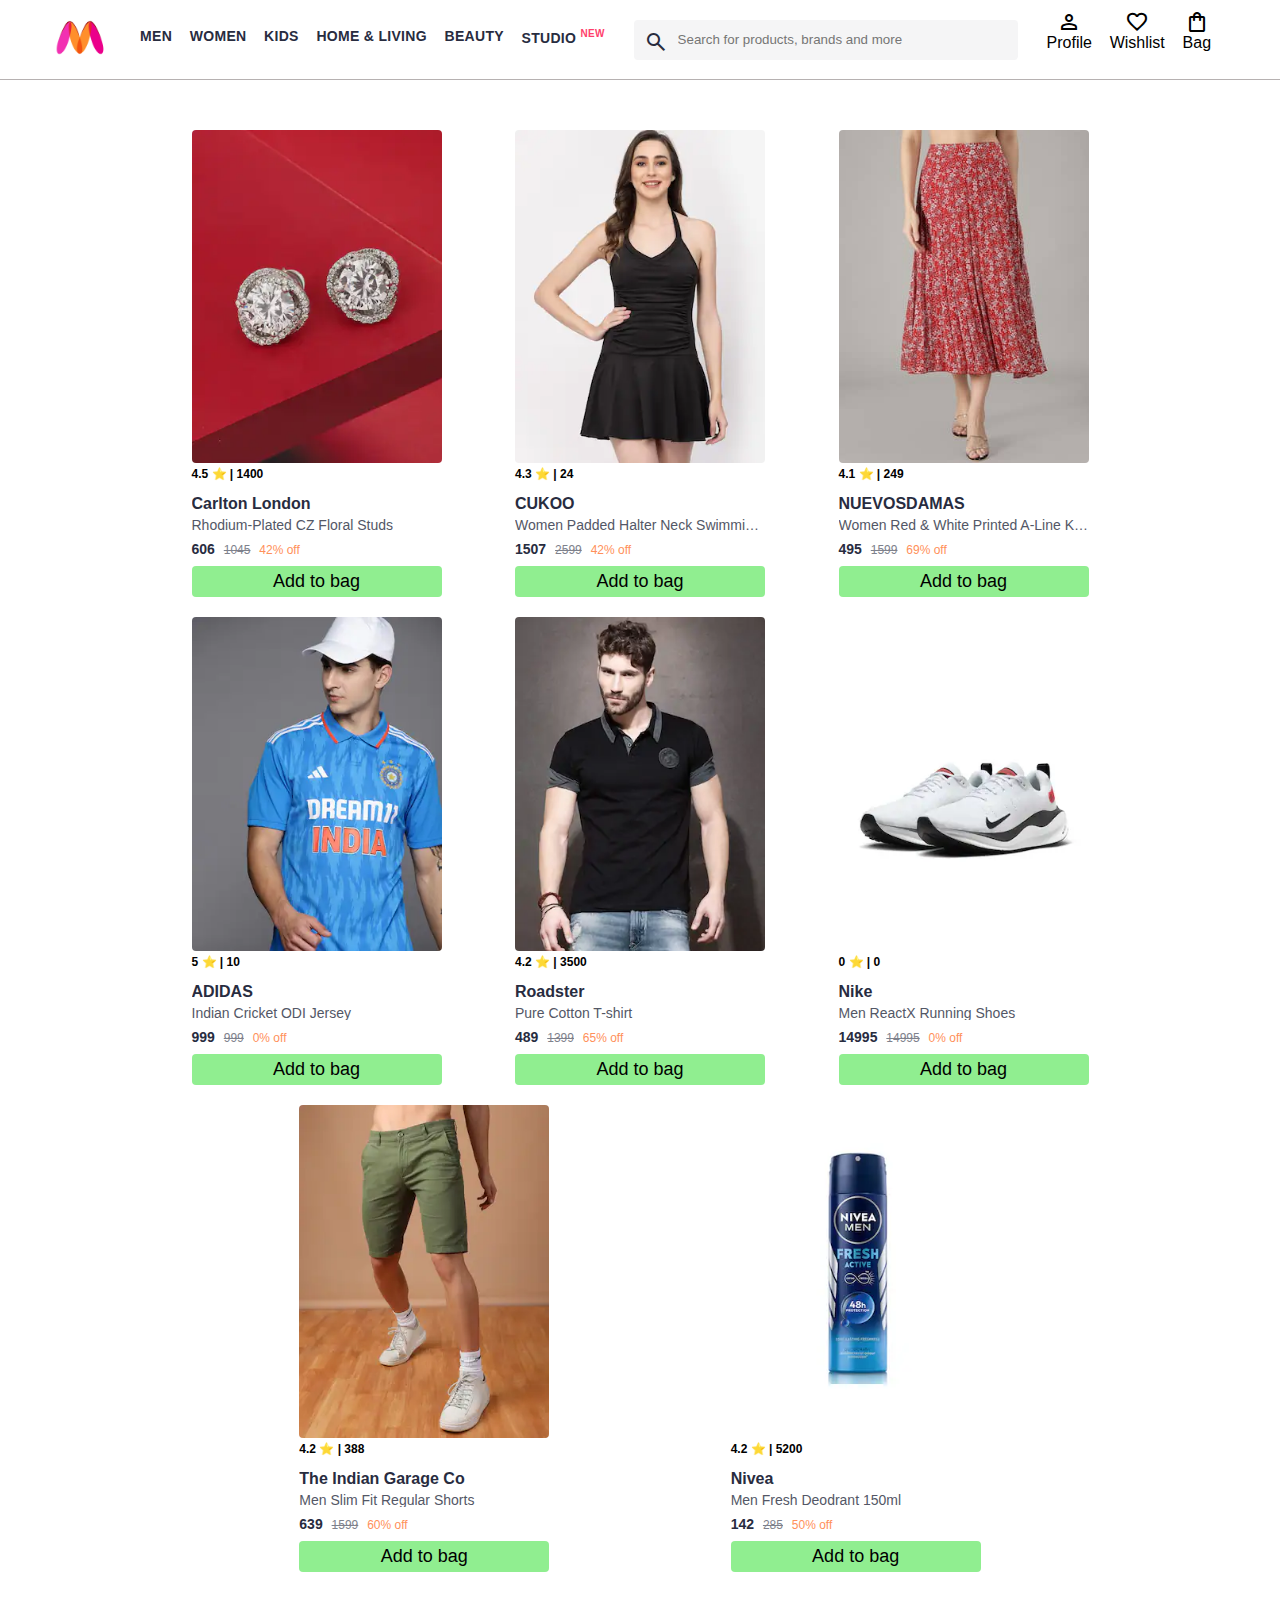
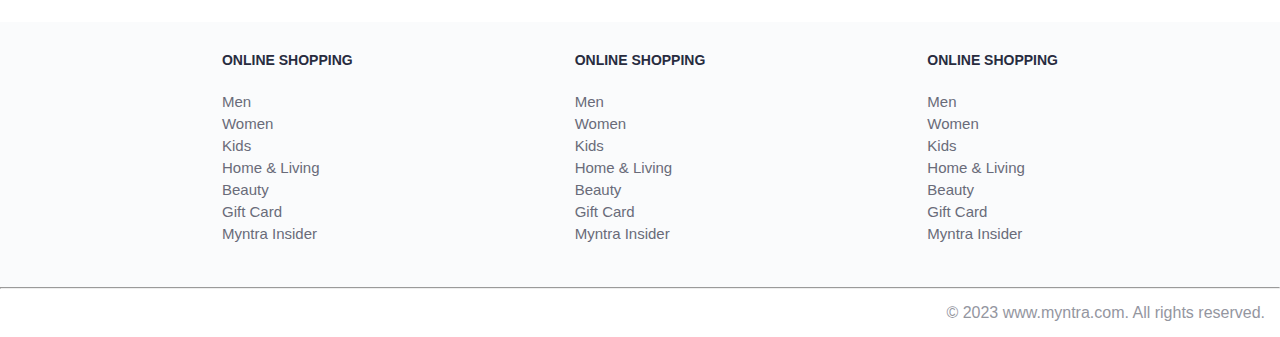
<file: index.html>
<!DOCTYPE html>
<html lang="en">
<head>
    <title>Myntra Functional Clone</title>
    <link rel="stylesheet" href="css/index.css">
    <link rel="stylesheet" href="https://fonts.googleapis.com/css2?family=Material+Symbols+Outlined:opsz,wght,FILL,GRAD@20..48,100..700,0..1,-50..200" />
</head>
<body>
    <header>
        <div class="logo_container">
            <a href="#"><img class="myntra_home" src="images/myntra_logo.webp" alt="Myntra Home"></a>
        </div>
        <nav class="nav_bar">
            <a href="#">Men</a>
            <a href="#">Women</a>
            <a href="#">Kids</a>
            <a href="#">Home & Living</a>
            <a href="#">Beauty</a>
            <a href="#">Studio <sup>New</sup></a>
        </nav>
        <div class="search_bar">
            <span class="material-symbols-outlined search_icon">search</span>
            <input class="search_input" placeholder="Search for products, brands and more">
        </div>
        <div class="action_bar">
            <div class="action_container">
                <span class="material-symbols-outlined action_icon">person</span>
                <span class="action_name">Profile</span>
            </div>

            <div class="action_container">
                <span class="material-symbols-outlined action_icon">favorite</span>
                <span class="action_name">Wishlist</span>
            </div>

            <a class="action_container" href="pages/bag.html">
                <span class="material-symbols-outlined action_icon">shopping_bag</span>
                <span class="action_name">Bag</span>
                <span class="bag-item-count">0</span>
            </a>
        </div>
    </header>
    <main>
        <div class="items-container">
        </div>
    </main>
    <footer>
        <div class="footer_container">
            <div class="footer_column">
                <h3>ONLINE SHOPPING</h3>

                <a href="#">Men</a>
                <a href="#">Women</a>
                <a href="#">Kids</a>
                <a href="#">Home & Living</a>
                <a href="#">Beauty</a>
                <a href="#">Gift Card</a>
                <a href="#">Myntra Insider</a>
            </div>

            <div class="footer_column">
                <h3>ONLINE SHOPPING</h3>

                <a href="#">Men</a>
                <a href="#">Women</a>
                <a href="#">Kids</a>
                <a href="#">Home & Living</a>
                <a href="#">Beauty</a>
                <a href="#">Gift Card</a>
                <a href="#">Myntra Insider</a>
            </div>

            <div class="footer_column">
                <h3>ONLINE SHOPPING</h3>

                <a href="#">Men</a>
                <a href="#">Women</a>
                <a href="#">Kids</a>
                <a href="#">Home & Living</a>
                <a href="#">Beauty</a>
                <a href="#">Gift Card</a>
                <a href="#">Myntra Insider</a>
            </div>
        </div>
        <hr>

        <div class="copyright">
            © 2023 www.myntra.com. All rights reserved.
        </div>
    </footer>
    <script src="/data/items.js"></script>
    <script src="/scripts/index.js"></script>
</body>
</html>
</file>
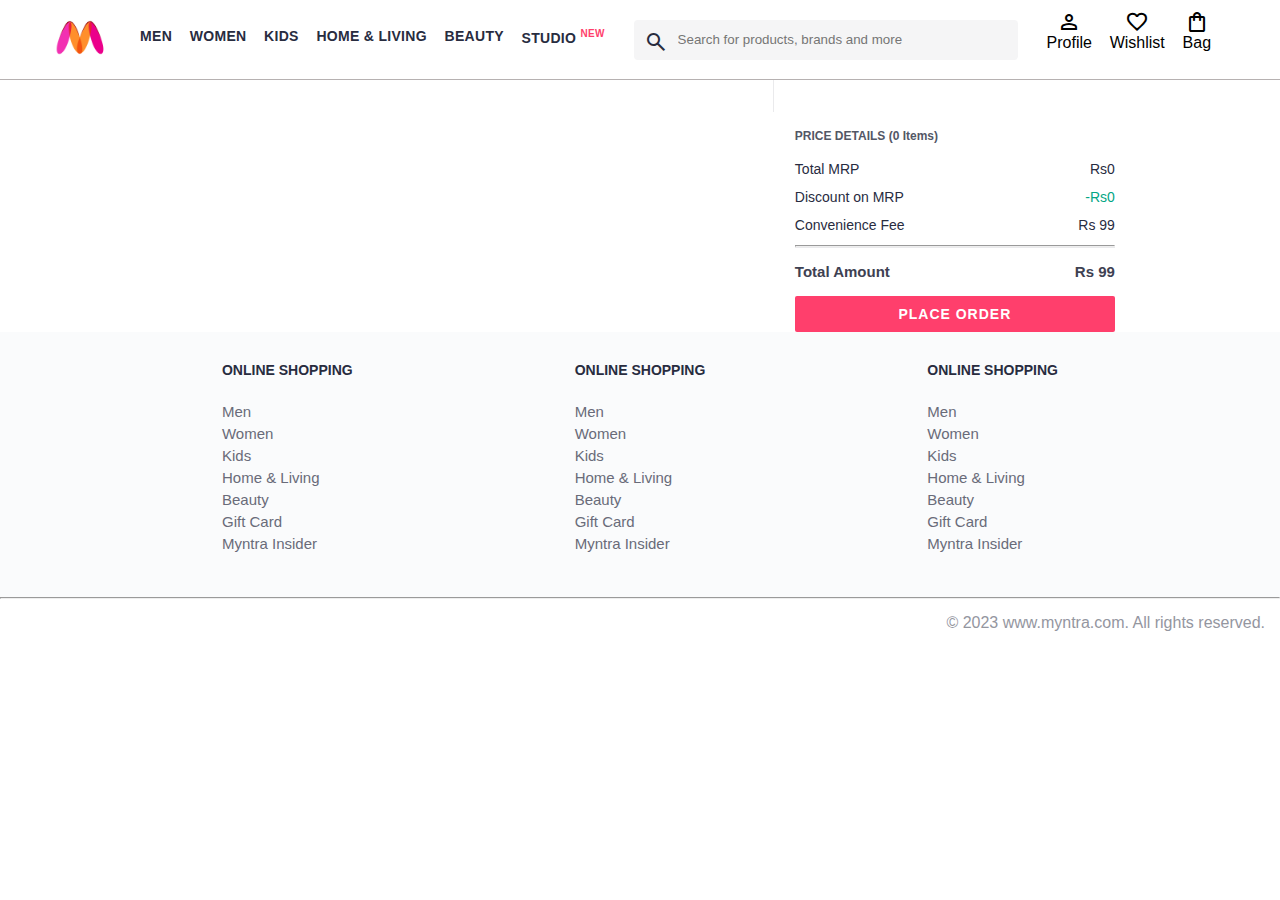
<file: pages/bag.html>
<!DOCTYPE html>
<html lang="en">

<head>
  <title>Myntra Clone</title>
  <link rel="stylesheet" href="../css/index.css">
  <link rel="stylesheet" href="../css/bag.css">
  <link rel="stylesheet"
    href="https://fonts.googleapis.com/css2?family=Material+Symbols+Outlined:opsz,wght,FILL,GRAD@20..48,100..700,0..1,-50..200" />
</head>

<body>
  <header>
    <div class="logo_container">
      <a href="#"><img class="myntra_home" src="../images/myntra_logo.webp" alt="Myntra Home"></a>
    </div>
    <nav class="nav_bar">
      <a href="#">Men</a>
      <a href="#">Women</a>
      <a href="#">Kids</a>
      <a href="#">Home & Living</a>
      <a href="#">Beauty</a>
      <a href="#">Studio <sup>New</sup></a>
    </nav>
    <div class="search_bar">
      <span class="material-symbols-outlined search_icon">search</span>
      <input class="search_input" placeholder="Search for products, brands and more">
    </div>
    <div class="action_bar">
      <div class="action_container">
        <span class="material-symbols-outlined action_icon">person</span>
        <span class="action_name">Profile</span>
      </div>

      <div class="action_container">
        <span class="material-symbols-outlined action_icon">favorite</span>
        <span class="action_name">Wishlist</span>
      </div>

      <div class="action_container">
        <span class="material-symbols-outlined action_icon">shopping_bag</span>
        <span class="action_name">Bag</span>
        <span class="bag-item-count">0</span>
      </div>
    </div>
  </header>
  <main>
    <div class="bag-page">
      <div class="bag-items-container">
      </div>
      <div class="bag-summary">

      </div>

    </div>
  </main>
  <footer>
    <div class="footer_container">
      <div class="footer_column">
        <h3>ONLINE SHOPPING</h3>

        <a href="#">Men</a>
        <a href="#">Women</a>
        <a href="#">Kids</a>
        <a href="#">Home & Living</a>
        <a href="#">Beauty</a>
        <a href="#">Gift Card</a>
        <a href="#">Myntra Insider</a>
      </div>

      <div class="footer_column">
        <h3>ONLINE SHOPPING</h3>

        <a href="#">Men</a>
        <a href="#">Women</a>
        <a href="#">Kids</a>
        <a href="#">Home & Living</a>
        <a href="#">Beauty</a>
        <a href="#">Gift Card</a>
        <a href="#">Myntra Insider</a>
      </div>

      <div class="footer_column">
        <h3>ONLINE SHOPPING</h3>

        <a href="#">Men</a>
        <a href="#">Women</a>
        <a href="#">Kids</a>
        <a href="#">Home & Living</a>
        <a href="#">Beauty</a>
        <a href="#">Gift Card</a>
        <a href="#">Myntra Insider</a>
      </div>
    </div>
    <hr>

    <div class="copyright">
      © 2023 www.myntra.com. All rights reserved.
    </div>
  </footer>
  <script src="../data/items.js"></script>
  <script src="../scripts/index.js"></script>
  <script src="../scripts/bag.js"></script>
</body>

</html>
</file>
<file: css/index.css>
/***************** Item Page CSS **************************/
/*.action_container {
    text-decoration: none;
}
a.action_container:link {
    color:black;
}
.item-details {
    cursor: pointer;
    width: 250px;
    margin: 10px;
}
.stars {
    font-size: 12px;
    font-weight: 700;
    text-align: left;
}
.company {
    font-size: 18px;
    font-weight: 700;
    line-height: 1;
    color: #282c3f;
    margin-bottom: 6px;
    overflow: hidden;
    text-overflow: ellipsis;
    white-space: nowrap;
    margin-top: 20px;
}
.item-name {
    color: #535766;
    font-size: 16px;
    line-height: 1;
    margin-bottom: 0;
    margin-top: 0;
    overflow: hidden;
    text-overflow: ellipsis;
    white-space: nowrap;
    font-weight: 400;
    display: block;
}
.price-container {
    margin-top: 10px;
}
.current-price {
    font-size: 14px;
    font-weight: 700;
    color: #282c3f;
}
.original-price {
    text-decoration: line-through;
    color: #7e818c;
    font-weight: 400;
    margin-left: 5px;
    font-size: 12px;
}
.discount-percentage {
    color: #ff905a;
    font-weight: 400;
    font-size: 12px;
    margin-left: 5px;
}
.btn-bag {
    background-color: lightgreen;
    border: none;
    padding: 5px 15px;
    border-radius: 10px;
    width: 100%;
    margin-top: 7px;
    font-size: 20px;
    cursor: pointer;
}
.bag-items {
    background-color: #f16565;
    white-space: nowrap;
    text-align: center;
    line-height: 18px;
    padding: 0 6px;
    height: 18px;
    position: relative;
    border-radius: 50%;
    font-size: 12px;
    color: #fff;
    left: 13px;
    top: -44px;
    font-weight: 700;
    cursor: pointer;
}*/

* {
    margin: 0;
    padding: 0;
    font-family: Assistant,-apple-system,BlinkMacSystemFont,Segoe UI,Roboto,Helvetica,Arial,sans-serif;
    box-sizing: border-box;
}
header {
    display: flex;
    background-color: #ffffff;
    height: 80px;
    justify-content: space-between;
    align-items: center;
    border-bottom: 1px solid #b6b1b1;
}
.myntra_home {
    height: 45px;
}
.logo_container {
    margin-left: 4%;
}
.action_bar {
    margin-right: 4%;
}
.nav_bar {
    display: flex;
    min-width: 500px;
    justify-content: space-evenly;
}
.nav_bar a {
    font-size: 14px;
    letter-spacing: .3px;
    color: #282c3f;
    font-weight: 700;
    text-transform: uppercase;
    text-decoration: none;
    padding: 28px 0;
    border-bottom: 5px solid #ffffff;
}
.nav_bar a:hover {
    border-bottom: 4px solid #f54e77;
}

.nav_bar a sup {
    color: #ff3f6c;
    font-size: 10px;
}

.search_bar {
    height: 40px;
    min-width: 200px;
    width: 30%;
    display: flex;
    align-items: center;
}
.search_icon {
    box-sizing: content-box;
    height: 20px;
    padding: 10px;

    background-color: #f5f5f6;
    color: #282c3f;
    font-weight: 300;
    border-radius: 4px 0 0 4px;
}
.search_input {
    color: #696e79;
    background-color: #f5f5f6;
    flex-grow: 1;
    height: 40px;
    border: 0;
    border-radius: 0 4px 4px 0;
}

.action_bar {
    display: flex;
    min-width: 200px;
    justify-content: space-evenly;
}

.action_container {
    display: flex;
    flex-direction: column;
    align-items: center;
}

/* Main section */
.banner_container {
    margin: 40px 0;
}
.banner_image {
    width: 100%;
}

.category_heading {
    text-transform: uppercase;
    color: #3e4152;
    letter-spacing: .15em;
    font-size: 1.8em;
    margin: 50px 0 10px 30px;
    max-height: 5em;
    font-weight: 700;
}

.category-items ,.items-container{
    width: 80%;
    margin: 50px 10%;
    display: flex;
    flex-wrap: wrap;
    justify-content: space-evenly;
}

.sale_item {
    width: 250px;
}

.footer_container {
    padding: 30px 0px 40px 0px;
    background: #FAFBFC;
    display: flex;
    justify-content: space-evenly;
}

.footer_column {
    display: flex;
    flex-direction: column;
}

.footer_column h3 {
    color: #282c3f;
    font-size: 14px;
    margin-bottom: 25px;
}

.footer_column a {
    color: #696b79;
    font-size: 15px;
    text-decoration: none;
    padding-bottom: 5px;
}

.copyright {
    color: #94969f;
    text-align: end;
    padding: 15px;
}

.items-container{
    width:80%;
    margin: 40px 10%;
}

.item-container{
    width: 250px;
    margin: 10px;
}
.item-image {
    border-radius: 4px;
    width: 100%;
}
.rating {
    font-size: 12px;
    font-weight: 700;
}
.company-name {
    margin-top: 15px;
    font-size: 16px;
    font-weight: 700;
    line-height: 1;
    color: #282c3f;
    margin-bottom: 6px;
    overflow: hidden;
    text-overflow: ellipsis;
    white-space: nowrap;
}
.item-name {
    font-size: 14px;
    display: block;
    font-weight: 400;
    line-height: 1;
    margin-top: 0;
    margin-bottom: 0;
    color: #535766;
    margin-bottom: 6px;
    overflow: hidden;
    text-overflow: ellipsis;
    white-space: nowrap;
}
.price{
    margin-top: 10px;
    font-size: 14px;
    line-height: 15px;
    color: #282c3f;
    white-space: nowrap;
}
.current-price{
    font-size: 14px;
    font-weight: 700;
    color: #282c3f;
}
.original-price {
    text-decoration: line-through;
    color: #7e818c;
    font-weight: 400;
    margin-left: 5px;
    font-size: 12px;
}
.discount {
    color: #ff905a;
    font-weight: 400;
    font-size: 12px;
    margin-left: 5px;
}
.btn-add-bag {
    font-size: 18px;
    margin-top: 8px;
    width: 100%;
    background-color: lightgreen;
    border: none;
    padding: 5px 15px;
    border-style: 10px;
    border-radius: 4px;
    cursor: pointer;
}
.bag-item-count {
    background-color: #f16565;
    white-space: nowrap;
    text-align: center;
    line-height: 18px;
    padding: 0 6px;
    height: 18px;
    position: relative;
    border-radius: 50%;
    font-size: 12px;
    color: #fff;
    left: 13px;
    top: -44px;
    font-weight: 700;
    cursor: pointer;
}
.action_container {
    text-decoration: none;
}
a.action_container:link {
    color:black;
}
</file>
<file: css/bag.css>
.bag-items-container {
  display: inline-block;
  width: 64%;
  padding-right: 20px;
  border-right: 1px solid #eaeaec;
  padding-top: 32px;
  color: #282c3f;
  font-size: 13px;
  line-height: 1.42857143;
}

.bag-page {
  width: 75%;
  margin-left: 12.5%;
}

.bag-summary {
  vertical-align: top;
  display: inline-block;
  width: 35%;
  padding: 24px 0 0 16px;
  color: #282c3f;
  font-size: 13px;
  line-height: 1.42857143;
}

.bag-details-container {
  margin-bottom: 16px;
}

.price-header {
  font-size: 12px;
  font-weight: 700;
  margin: 24px 0 16px;
  color: #535766;
}

.price-item {
  margin-bottom: 12px;
  line-height: 16px;
  font-size: 14px;
  color: #282c3f;
}

.price-item-value {
  float: right;
}

.priceDetail-base-discount {
  color: #03a685;
}

.price-footer {
  font-weight: 700;
  font-size: 15px;
  padding-top: 16px;
  border-top: 1px solid #eaeaec;
  color: #3e4152;
  line-height: 16px;
}

.btn-place-order {
  width: 100%;
  letter-spacing: 1px;
  font-size: 14px;
  font-weight: 600;
  border-radius: 2px;
  border-width: 0px;
  padding: 10px 16px;
  background-color: rgb(255, 63, 108);
  color: rgb(255, 255, 255);
  cursor: pointer;
}

.bag-item-container {
  margin-bottom: 8px;
  background: #fff;
  font-size: 14px;
  border: 1px solid #eaeaec;
  border-radius: 4px;
  position: relative;
  padding: 12px 12px 0;
}

.item-left-part {
  position: absolute;
  background: rgb(255, 242, 223);
  height: 148px;
  width: 111px;
}

.item-right-part {
  padding-left: 12px;
  position: relative;
  min-height: 148px;
  margin-left: 111px;
  margin-bottom: 12px;
}

.bag-item-img {
  width: 100%;
}

.return-period {
  display: inline-flex;
  font-size: 14px;
  padding-top: 8px;
}

.return-period-days {
  font-weight: 700;
  margin-right: 4px;
}

.delivery-details {
  margin-top: 5px;
  color: #282c3f;
  font-size: 12px;
  letter-spacing: -.1px;
  margin-bottom: 8px;
  line-height: 15px;
}

.delivery-details-days {
  color: #03a685;
}

.remove-from-cart {
  position: absolute;
  font-size: 25px;
  top: 10px;
  right: 18px;
  width: 14px;
  height: 14px;
  cursor: pointer;
}
</file>
